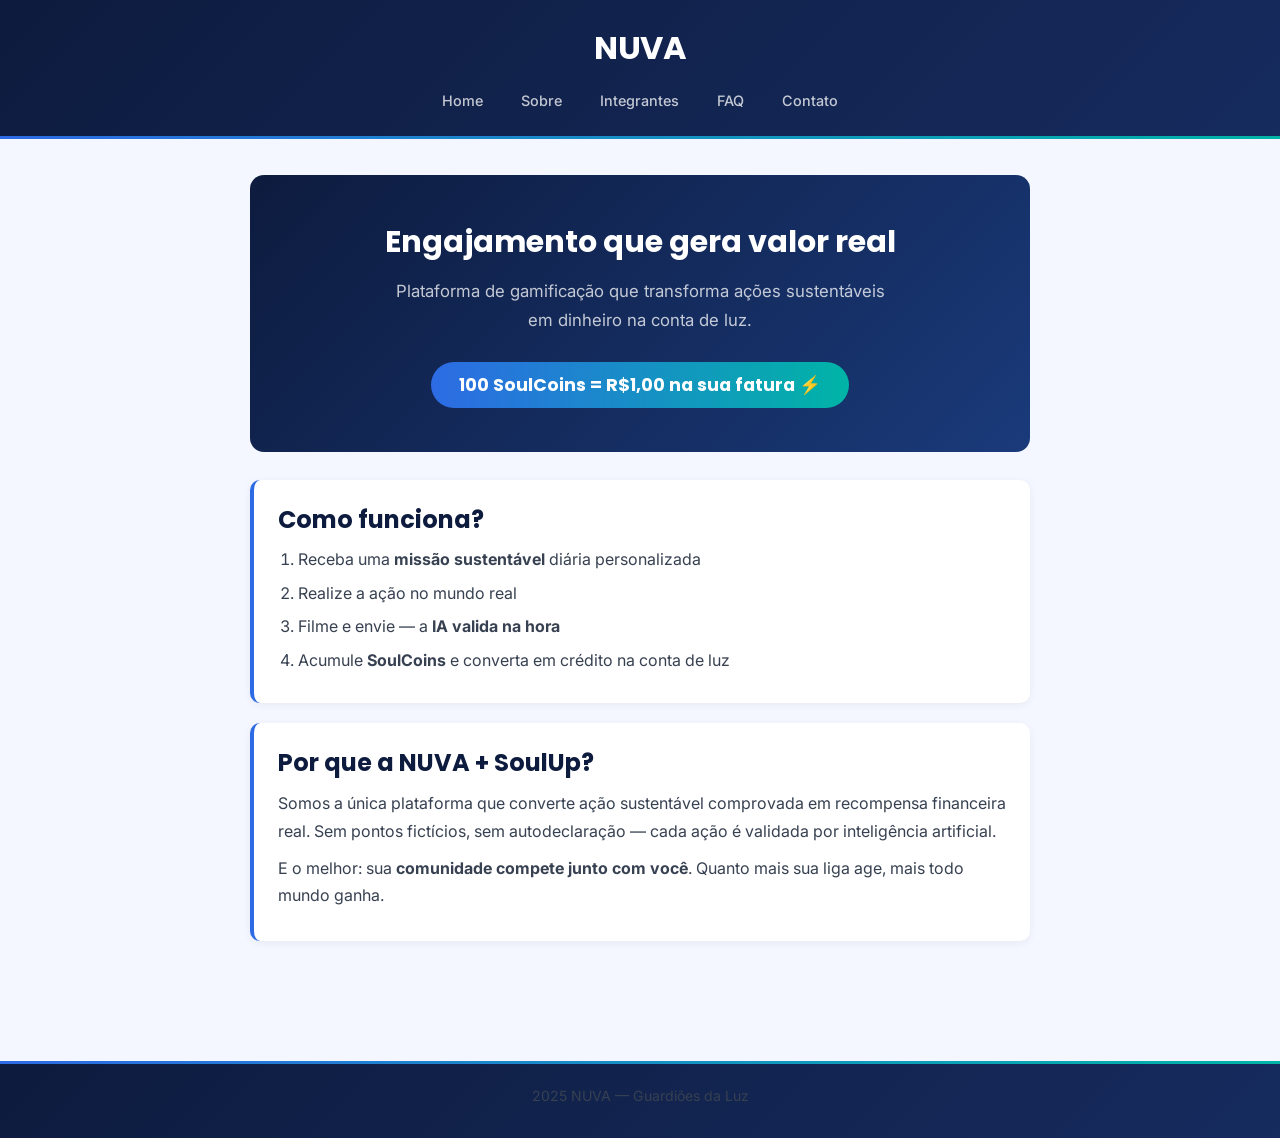
<file: nuva-site/index.html>
<!DOCTYPE html>
<html lang="pt-br">
<head>
  <meta charset="UTF-8">
  <meta name="viewport" content="width=device-width, initial-scale=1.0">
  <title>NUVA</title>
  <link rel="stylesheet" href="..//css/style.css">
</head>
<body>
 
<header>
  <h1>NUVA</h1>
  <nav>
    <a href="index.html">Home</a>
    <a href="sobre.html">Sobre</a>
    <a href="integrantes.html">Integrantes</a>
    <a href="faq.html">FAQ</a>
    <a href="contato.html">Contato</a>
  </nav>
</header>
 
<main>
 
  <div class="hero">
    <h2>Engajamento que gera valor real</h2>
    <p>Plataforma de gamificação que transforma ações sustentáveis em dinheiro na conta de luz.</p>
    <span class="hero-coins">100 SoulCoins = R$1,00 na sua fatura ⚡</span>
  </div>
 
  <section>
    <h2>Como funciona?</h2>
    <ol>
      <li>Receba uma <strong>missão sustentável</strong> diária personalizada</li>
      <li>Realize a ação no mundo real</li>
      <li>Filme e envie — a <strong>IA valida na hora</strong></li>
      <li>Acumule <strong>SoulCoins</strong> e converta em crédito na conta de luz</li>
    </ol>
  </section>
 
  <section>
    <h2>Por que a NUVA + SoulUp?</h2>
    <p>Somos a única plataforma que converte ação sustentável comprovada em recompensa financeira real. Sem pontos fictícios, sem autodeclaração — cada ação é validada por inteligência artificial.</p>
    <p>E o melhor: sua <strong>comunidade compete junto com você</strong>. Quanto mais sua liga age, mais todo mundo ganha.</p>
  </section>
 
</main>
 
<footer>
  <p>2025 NUVA — Guardiões da Luz</p>
</footer>
 
<script src="..//js/script.js"></script>
</body>
</html>
</file>
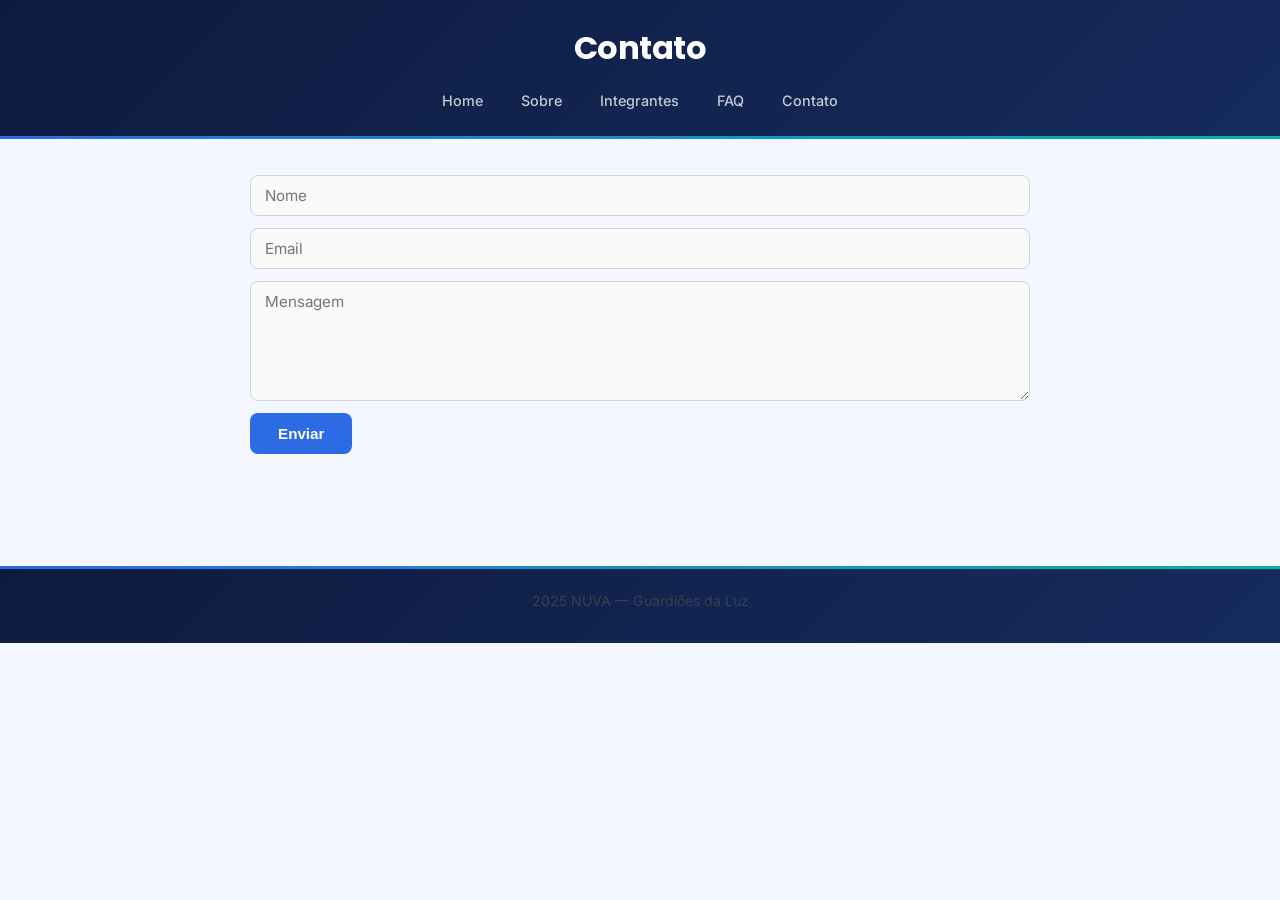
<file: nuva-site/contato.html>
<!DOCTYPE html>
<html lang="pt-br">
<head>
  <meta charset="UTF-8">
  <meta name="viewport" content="width=device-width, initial-scale=1.0">
  <title>Contato</title>
  <link rel="stylesheet" href="..//css/style.css">
</head>
<body>

<header>
  <h1>Contato</h1>
  <nav>
    <a href="index.html">Home</a>
    <a href="sobre.html">Sobre</a>
    <a href="integrantes.html">Integrantes</a>
    <a href="faq.html">FAQ</a>
    <a href="contato.html">Contato</a>
  </nav>
</header>

<main>
  <form id="form">
    <input type="text" placeholder="Nome" required>
    <input type="email" placeholder="Email" required>
    <textarea placeholder="Mensagem"></textarea>
    <button type="submit">Enviar</button>
  </form>

  <p id="msg"></p>
</main>

<footer>
  <p>2025 NUVA — Guardiões da Luz</p>
</footer>

<script src="..//js/script.js"></script>
</body>
</html>
</file>
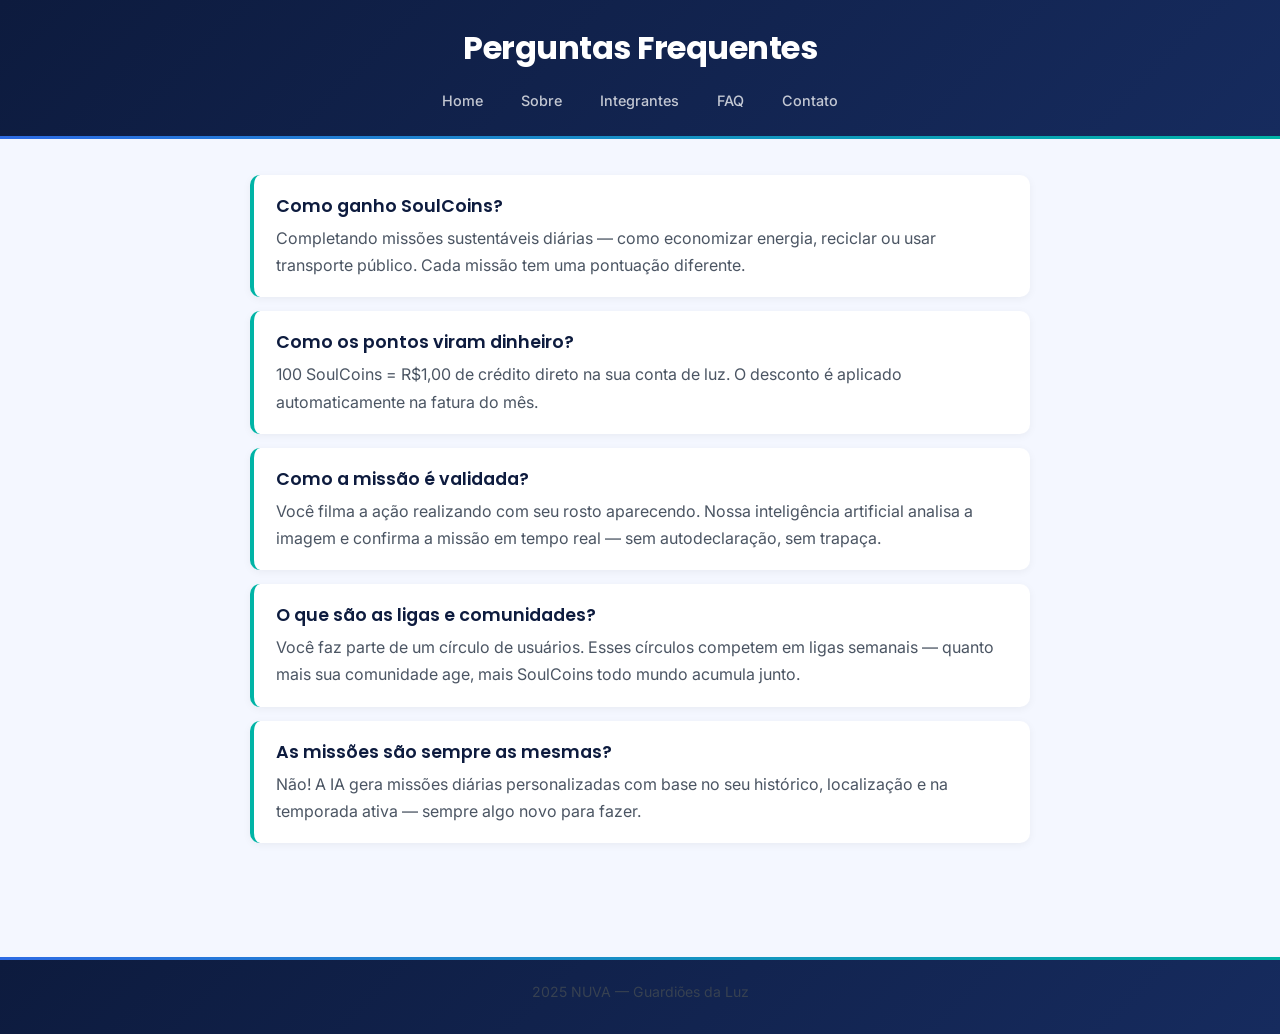
<file: nuva-site/faq.html>
<!DOCTYPE html>
<html lang="pt-br">
<head>
  <meta charset="UTF-8">
  <meta name="viewport" content="width=device-width, initial-scale=1.0">
  <title>FAQ</title>
  <link rel="stylesheet" href="..//css/style.css">
</head>
<body>

<header>
  <h1>Perguntas Frequentes</h1>
  <nav>
    <a href="index.html">Home</a>
    <a href="sobre.html">Sobre</a>
    <a href="integrantes.html">Integrantes</a>
    <a href="faq.html">FAQ</a>
    <a href="contato.html">Contato</a>
  </nav>
</header>
 
<main>
 
  <div class="faq-item">
    <h3>Como ganho SoulCoins?</h3>
    <p>Completando missões sustentáveis diárias — como economizar energia, reciclar ou usar transporte público. Cada missão tem uma pontuação diferente.</p>
  </div>
 
  <div class="faq-item">
    <h3>Como os pontos viram dinheiro?</h3>
    <p>100 SoulCoins = R$1,00 de crédito direto na sua conta de luz. O desconto é aplicado automaticamente na fatura do mês.</p>
  </div>
 
  <div class="faq-item">
    <h3>Como a missão é validada?</h3>
    <p>Você filma a ação realizando com seu rosto aparecendo. Nossa inteligência artificial analisa a imagem e confirma a missão em tempo real — sem autodeclaração, sem trapaça.</p>
  </div>
 
  <div class="faq-item">
    <h3>O que são as ligas e comunidades?</h3>
    <p>Você faz parte de um círculo de usuários. Esses círculos competem em ligas semanais — quanto mais sua comunidade age, mais SoulCoins todo mundo acumula junto.</p>
  </div>
 
  <div class="faq-item">
    <h3>As missões são sempre as mesmas?</h3>
    <p>Não! A IA gera missões diárias personalizadas com base no seu histórico, localização e na temporada ativa — sempre algo novo para fazer.</p>
  </div>
 
</main>
 
<footer>
  <p>2025 NUVA — Guardiões da Luz</p>
</footer>
 
</body>
</html>
</file>
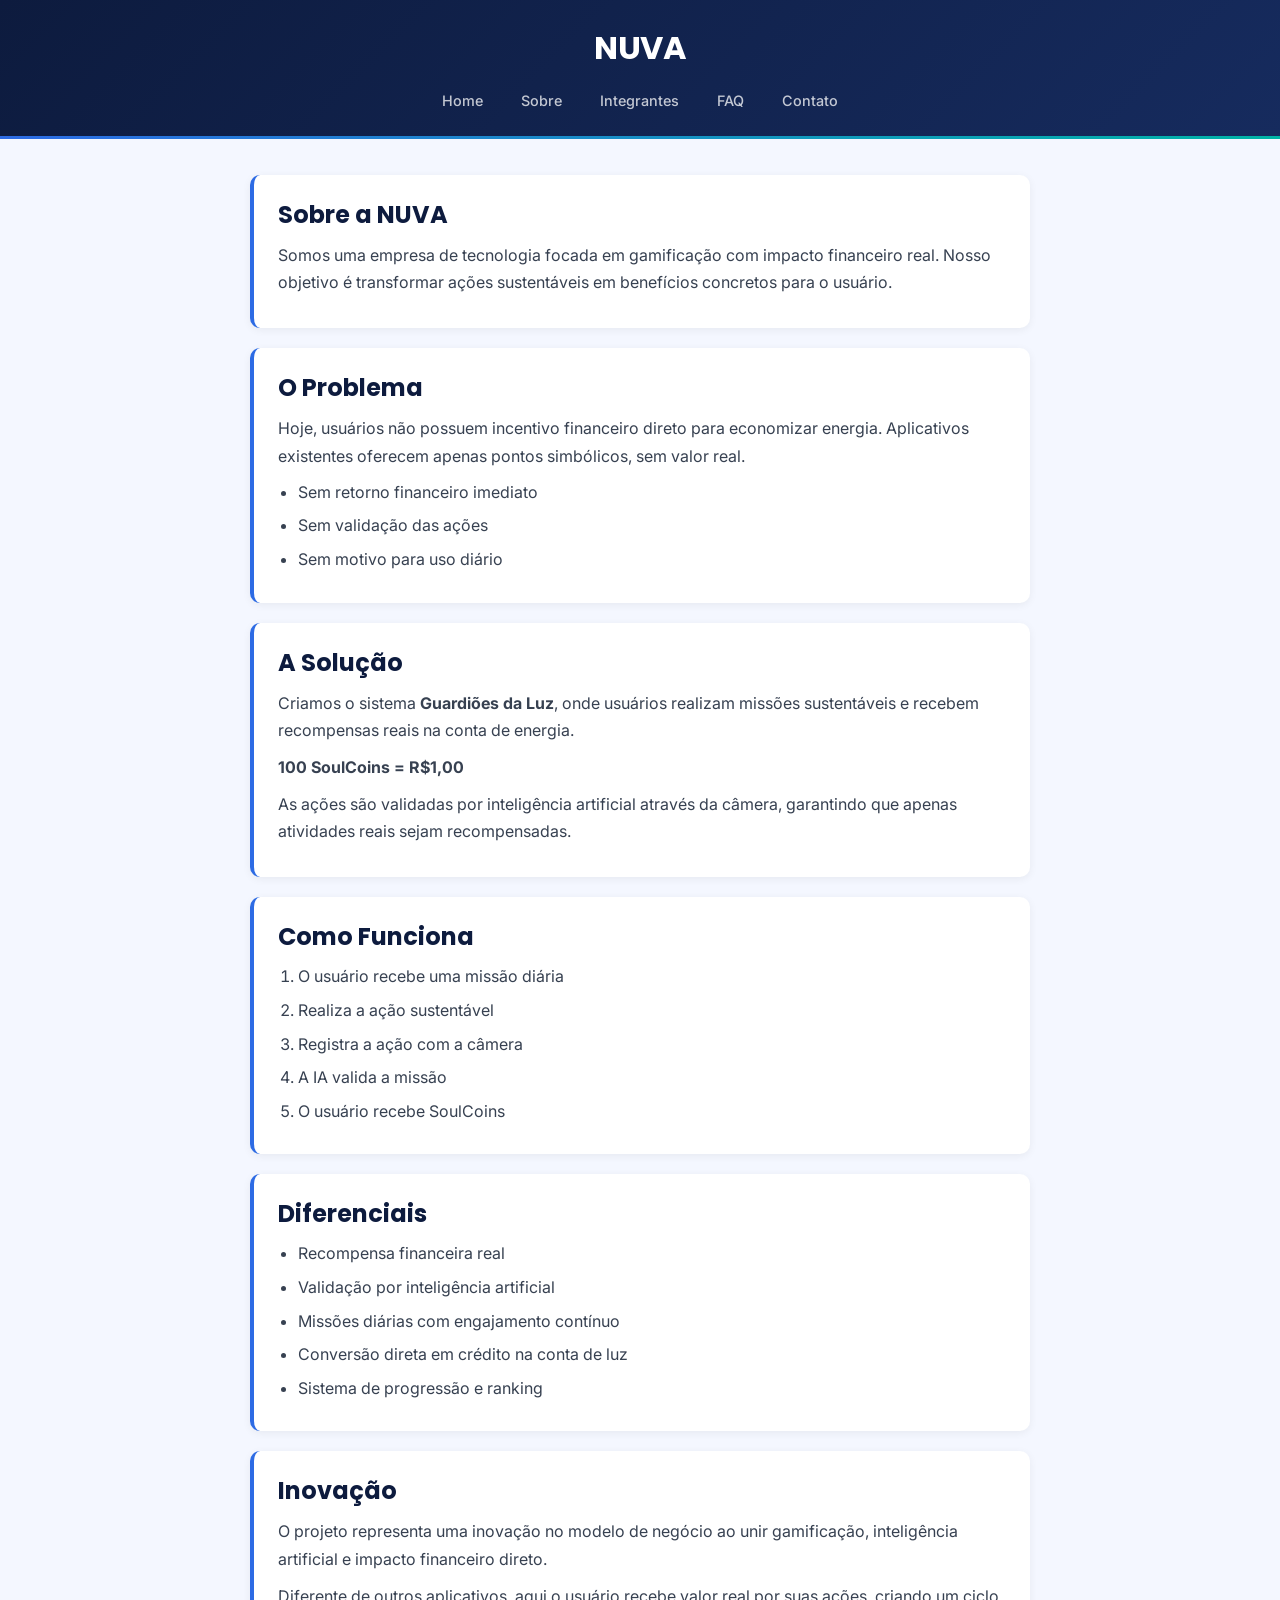
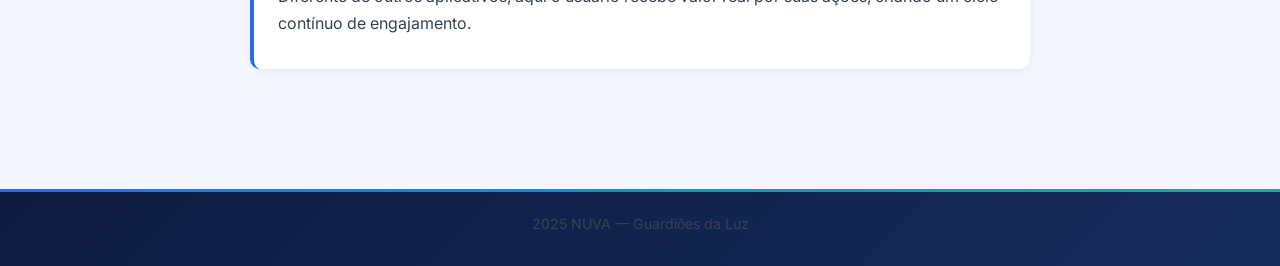
<file: nuva-site/sobre.html>
<!DOCTYPE html>
<html lang="pt-br">
<head>
  <meta charset="UTF-8">
  <meta name="viewport" content="width=device-width, initial-scale=1.0">
  <title>Sobre - NUVA</title>
  <link rel="stylesheet" href="..//css/style.css">
</head>
<body>

<header>
  <h1>NUVA</h1>
  <nav>
    <a href="index.html">Home</a>
    <a href="sobre.html">Sobre</a>
    <a href="integrantes.html">Integrantes</a>
    <a href="faq.html">FAQ</a>
    <a href="contato.html">Contato</a>
  </nav>
</header>

<main>

  <section>
    <h2>Sobre a NUVA</h2>
    <p>
      Somos uma empresa de tecnologia focada em gamificação com impacto financeiro real.
      Nosso objetivo é transformar ações sustentáveis em benefícios concretos para o usuário.
    </p>
  </section>

  <section>
    <h2>O Problema</h2>
    <p>
      Hoje, usuários não possuem incentivo financeiro direto para economizar energia.
      Aplicativos existentes oferecem apenas pontos simbólicos, sem valor real.
    </p>
    <ul>
      <li>Sem retorno financeiro imediato</li>
      <li>Sem validação das ações</li>
      <li>Sem motivo para uso diário</li>
    </ul>
  </section>

  <section>
    <h2>A Solução</h2>
    <p>
      Criamos o sistema <strong>Guardiões da Luz</strong>, onde usuários realizam missões sustentáveis
      e recebem recompensas reais na conta de energia.
    </p>

    <p><strong>100 SoulCoins = R$1,00</strong></p>

    <p>
      As ações são validadas por inteligência artificial através da câmera, garantindo
      que apenas atividades reais sejam recompensadas.
    </p>
  </section>

  <section>
    <h2>Como Funciona</h2>
    <ol>
      <li>O usuário recebe uma missão diária</li>
      <li>Realiza a ação sustentável</li>
      <li>Registra a ação com a câmera</li>
      <li>A IA valida a missão</li>
      <li>O usuário recebe SoulCoins</li>
    </ol>
  </section>

  <section>
    <h2>Diferenciais</h2>
    <ul>
      <li>Recompensa financeira real</li>
      <li>Validação por inteligência artificial</li>
      <li>Missões diárias com engajamento contínuo</li>
      <li>Conversão direta em crédito na conta de luz</li>
      <li>Sistema de progressão e ranking</li>
    </ul>
  </section>

  <section>
    <h2>Inovação</h2>
    <p>
      O projeto representa uma inovação no modelo de negócio ao unir gamificação,
      inteligência artificial e impacto financeiro direto.
    </p>
    <p>
      Diferente de outros aplicativos, aqui o usuário recebe valor real por suas ações,
      criando um ciclo contínuo de engajamento.
    </p>
  </section>

</main>

<footer>
  <p>2025 NUVA — Guardiões da Luz</p>
</footer>

</body>
</html>
</file>
<file: css/style.css>
/* ===================================
   NUVA — Guardiões da Luz
   CSS reformulado
=================================== */

@import url('https://fonts.googleapis.com/css2?family=Poppins:wght@400;600;700&family=Inter:wght@400;500&display=swap');

:root {
  --azul-escuro: #0D1B3E;
  --azul:        #2D6BE4;
  --teal:        #00B4A6;
  --fundo:       #F4F7FF;
  --branco:      #ffffff;
  --texto:       #1a1a2e;
  --muted:       #6b7280;
}

* {
  box-sizing: border-box;
  margin: 0;
  padding: 0;
}

body {
  font-family: 'Inter', Arial, sans-serif;
  background-color: var(--fundo);
  color: var(--texto);
}

/* ── HEADER ── */
header {
  background: linear-gradient(135deg, var(--azul-escuro) 0%, #162B5E 100%);
  color: white;
  padding: 24px 32px;
  text-align: center;
  position: relative;
  overflow: hidden;
}

header::after {
  content: '';
  position: absolute;
  bottom: 0; left: 0; right: 0;
  height: 3px;
  background: linear-gradient(90deg, var(--azul), var(--teal));
}

header h1 {
  font-family: 'Poppins', sans-serif;
  font-size: 2rem;
  font-weight: 700;
  letter-spacing: -0.5px;
  margin-bottom: 14px;
}

nav {
  display: flex;
  justify-content: center;
  flex-wrap: wrap;
  gap: 6px;
}

nav a {
  color: rgba(255,255,255,0.75);
  text-decoration: none;
  font-size: 0.9rem;
  font-weight: 500;
  padding: 6px 16px;
  border-radius: 20px;
  transition: background 0.2s, color 0.2s;
}

nav a:hover {
  background: rgba(255,255,255,0.12);
  color: white;
  text-decoration: none;
}

/* ── MAIN ── */
main {
  max-width: 820px;
  margin: 0 auto;
  padding: 36px 20px 60px;
}

/* ── HEADINGS ── */
h2 {
  font-family: 'Poppins', sans-serif;
  font-size: 1.5rem;
  font-weight: 700;
  color: var(--azul-escuro);
  margin-bottom: 10px;
}

h3 {
  font-family: 'Poppins', sans-serif;
  font-size: 1.1rem;
  font-weight: 600;
  color: var(--azul);
  margin-bottom: 6px;
}

p {
  line-height: 1.7;
  color: #374151;
  margin-bottom: 10px;
}

/* ── SECTIONS ── */
section {
  background: var(--branco);
  padding: 22px 24px;
  margin-bottom: 20px;
  border-radius: 10px;
  border-left: 4px solid var(--azul);
  box-shadow: 0 2px 8px rgba(0,0,0,0.06);
  transition: box-shadow 0.2s, transform 0.2s;
}

section:hover {
  box-shadow: 0 4px 16px rgba(45,107,228,0.12);
  transform: translateY(-2px);
}

/* ── LISTAS ── */
ul, ol {
  margin-left: 20px;
  margin-top: 8px;
}

li {
  margin-bottom: 8px;
  line-height: 1.6;
  color: #374151;
}

/* ── INTEGRANTES ── */
.integrante-lista {
  list-style: none;
  margin-left: 0;
  display: grid;
  grid-template-columns: repeat(auto-fill, minmax(220px, 1fr));
  gap: 20px;
}

.integrante-lista li {
  background: var(--branco);
  border-radius: 12px;
  border: 1px solid rgba(45,107,228,0.15);
  padding: 20px;
  text-align: center;
  margin-bottom: 0;
  box-shadow: 0 2px 8px rgba(0,0,0,0.06);
  transition: box-shadow 0.2s, transform 0.2s;
}

.integrante-lista li:hover {
  box-shadow: 0 4px 16px rgba(45,107,228,0.15);
  transform: translateY(-3px);
}

.integrante-lista h3 {
  font-size: 1rem;
  margin: 10px 0 4px;
  color: var(--azul-escuro);
}

.integrante-lista p {
  font-size: 0.85rem;
  color: var(--muted);
  margin-bottom: 10px;
}

.integrante-lista img {
  display: block;
  width: 90px;
  height: 90px;
  object-fit: cover;
  border-radius: 50%;
  margin: 0 auto;
  border: 3px solid var(--azul);
}

.integrante-lista a {
  display: inline-block;
  margin: 4px 4px 0;
  padding: 4px 12px;
  font-size: 0.78rem;
  font-weight: 600;
  border-radius: 20px;
  text-decoration: none;
  background: var(--fundo);
  color: var(--azul);
  border: 1px solid var(--azul);
  transition: background 0.2s, color 0.2s;
}

.integrante-lista a:hover {
  background: var(--azul);
  color: white;
}

/* ── TURMA TITLE ── */
.turma-titulo {
  font-family: 'Poppins', sans-serif;
  font-size: 1.4rem;
  font-weight: 700;
  color: var(--azul-escuro);
  margin-bottom: 24px;
  text-align: center;
}

/* ── BOTÃO ── */
button {
  display: inline-block;
  padding: 12px 28px;
  background: var(--azul);
  color: white;
  border: none;
  border-radius: 8px;
  font-size: 0.95rem;
  font-weight: 600;
  cursor: pointer;
  transition: background 0.2s, transform 0.1s;
}

button:hover {
  background: var(--teal);
  transform: translateY(-1px);
}

/* ── FORMULÁRIO ── */
input, textarea {
  display: block;
  width: 100%;
  padding: 10px 14px;
  margin-bottom: 12px;
  border: 1px solid #d1d5db;
  border-radius: 8px;
  font-family: 'Inter', sans-serif;
  font-size: 0.95rem;
  transition: border-color 0.2s, box-shadow 0.2s;
  background: #fafafa;
}

input:focus, textarea:focus {
  outline: none;
  border-color: var(--azul);
  box-shadow: 0 0 0 3px rgba(45,107,228,0.12);
  background: white;
}

textarea {
  min-height: 120px;
  resize: vertical;
}

#msg {
  margin-top: 12px;
  font-weight: 600;
  color: var(--teal);
}

/* ── FAQ ── */
.faq-item {
  background: var(--branco);
  border-radius: 10px;
  border-left: 4px solid var(--teal);
  padding: 18px 22px;
  margin-bottom: 14px;
  box-shadow: 0 2px 8px rgba(0,0,0,0.05);
}

.faq-item h3 {
  color: var(--azul-escuro);
  margin-bottom: 6px;
}

.faq-item p {
  margin-bottom: 0;
  color: #4b5563;
}

/* ── HERO (index) ── */
.hero {
  background: linear-gradient(135deg, var(--azul-escuro), #1a3a7a);
  color: white;
  border-radius: 14px;
  padding: 44px 36px;
  text-align: center;
  margin-bottom: 28px;
}

.hero h2 {
  color: white;
  font-size: 1.9rem;
  margin-bottom: 12px;
}

.hero p {
  color: rgba(255,255,255,0.75);
  font-size: 1.05rem;
  max-width: 500px;
  margin: 0 auto 20px;
}

.hero-coins {
  display: inline-block;
  background: linear-gradient(90deg, var(--azul), var(--teal));
  color: white;
  font-family: 'Poppins', sans-serif;
  font-size: 1.1rem;
  font-weight: 700;
  padding: 10px 28px;
  border-radius: 30px;
  margin-top: 8px;
}

/* ── FOOTER ── */
footer {
  background: linear-gradient(135deg, var(--azul-escuro), #162B5E);
  color: rgba(255,255,255,0.6);
  text-align: center;
  padding: 20px;
  font-size: 0.88rem;
  margin-top: 40px;
  border-top: 3px solid transparent;
  border-image: linear-gradient(90deg, var(--azul), var(--teal)) 1;
}
</file>
